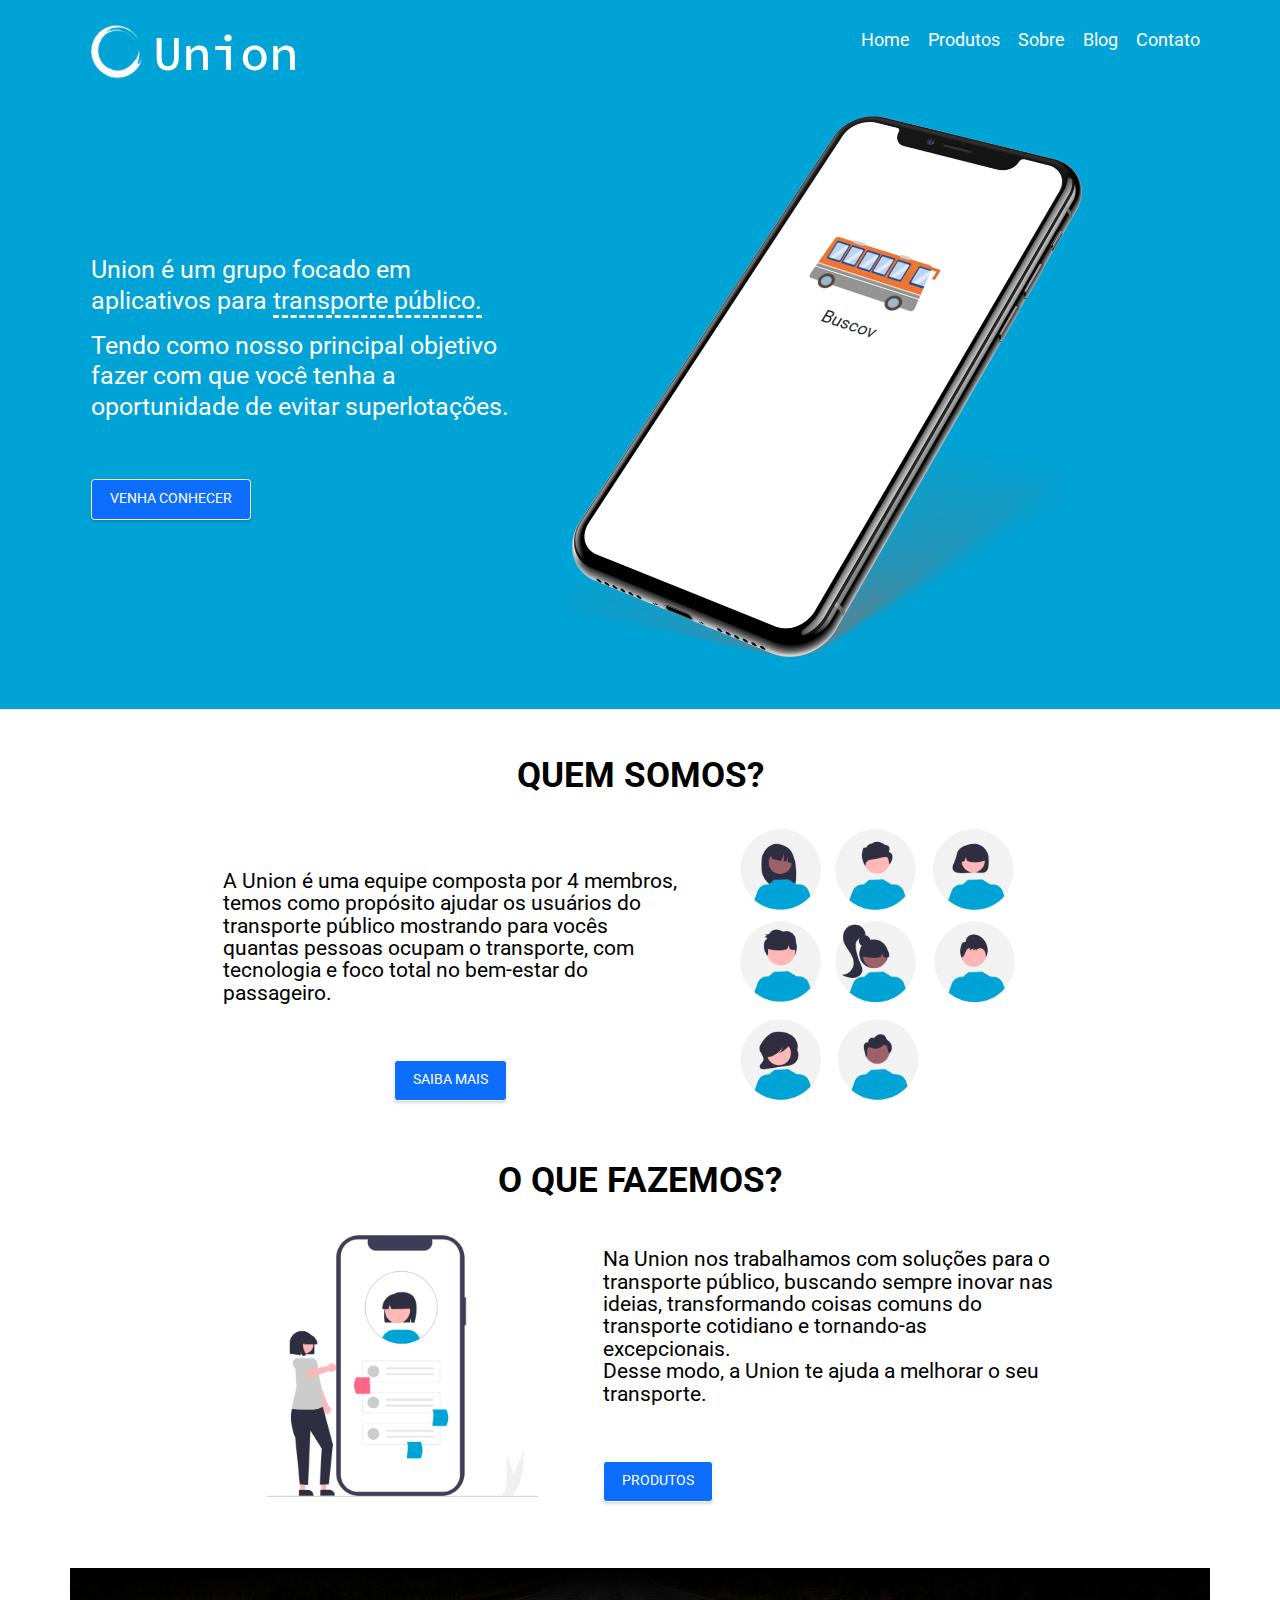
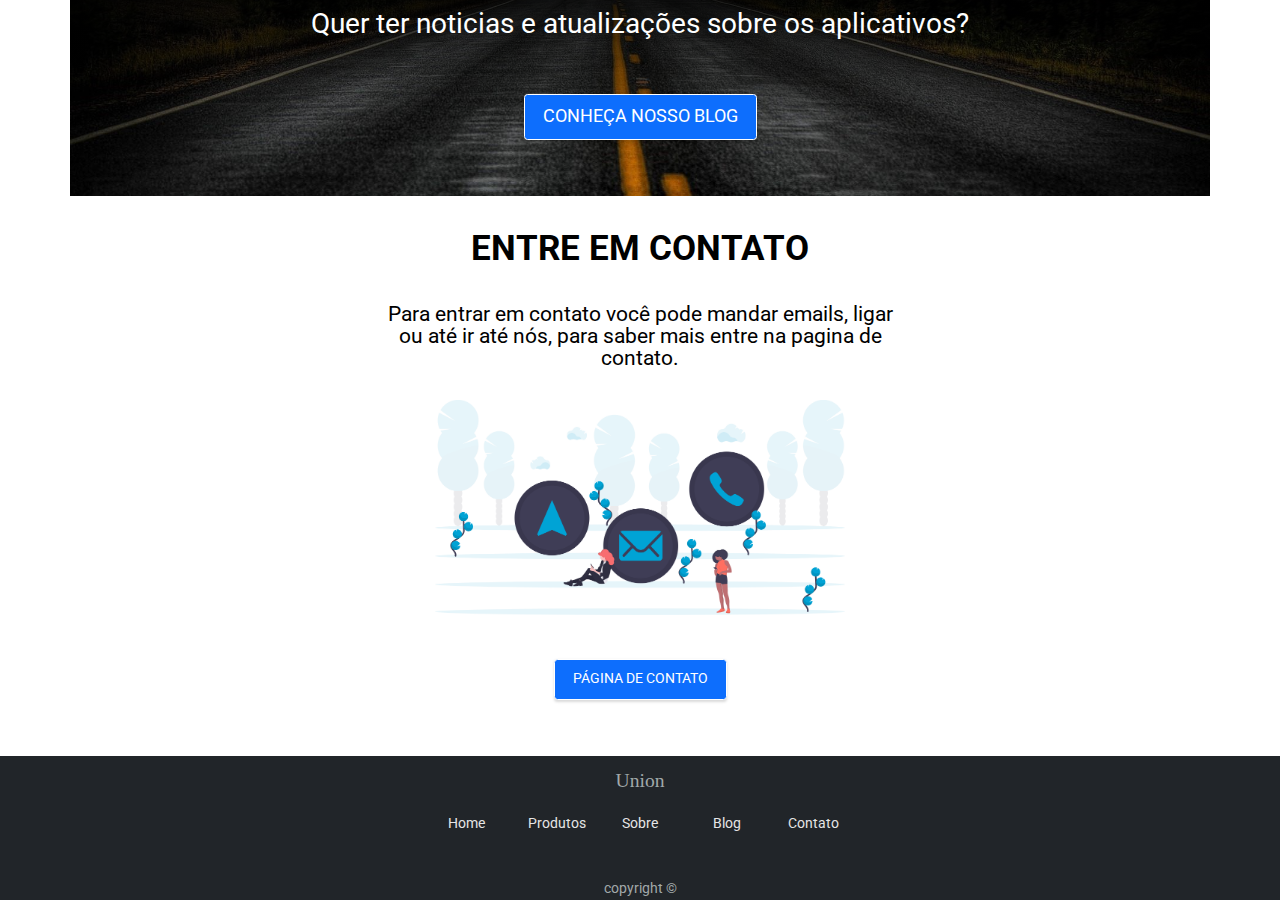
<file: index.html>
<!DOCTYPE html>
<!--
Template Name: Chillaid
Author: <a href="https://www.os-templates.com/">OS Templates</a>
Author URI: https://www.os-templates.com/
Copyright: OS-Templates.com
Licence: Free to use under our free template licence terms
Licence URI: https://www.os-templates.com/template-terms
-->
<!--
links undraw:
time: 


-->
<html lang="pt-br">
<!-- To declare your language - read more here: https://www.w3.org/International/questions/qa-html-language-declarations -->
<head>
  <title>Union</title>
  <meta charset="utf-8">
  <meta name="viewport" content="width=device-width, initial-scale=1.0, maximum-scale=1.0, user-scalable=no">
  <link href="layout/styles/bootstrap.min.css" rel="stylesheet">
  <link rel="preconnect" href="https://fonts.googleapis.com">
  <link rel="preconnect" href="https://fonts.gstatic.com" crossorigin>
  <link href="https://fonts.googleapis.com/css2?family=Roboto:wght@100;300;400;500;700;900&display=swap" rel="stylesheet">
  <link rel="preconnect" href="https://fonts.googleapis.com">
  <link rel="preconnect" href="https://fonts.gstatic.com" crossorigin>
  <link rel="icon" href="./images/img/icon.png">
  <link href="https://fonts.googleapis.com/css2?family=Roboto:wght@100;300;400;500;700;900&display=swap" rel="stylesheet">
  <link href="layout/styles/layout.css" rel="stylesheet" type="text/css" media="all">
</head>

<body id="top">
  <!-------------------------- 
  NAVENGAÇÃO DO APP
  --------------------------->
  <div class="overlay">
    <div class="wrapper row1" id="nav">
      <header id="header" class="container clear">
        <div id="logo" class="fl_left"> 
          <!-- ################################################################################################ -->
          <h1 class="logo"><a href="index.html"><img src="images/img/icon.png" alt="" class="mb-3">Union</a></h1>
          <!-- ################################################################################################ -->
        </div>
        <nav id="mainav" class="fl_right"> 
          <!-- ################################################################################################ -->
          <ul class="clear nav-font">
            <li><a href="index.html">Home</a></li>
            <li><a href="./pages/produtos.html">Produtos</a></li>
            <li><a href="./pages/sobre.html">Sobre</a></li>
            <li><a href="./pages/blog.html">Blog</a></li>
            <li><a href="./pages/contato.html">Contato</a></li>
          </ul>
          <!-- ################################################################################################ -->
        </nav>
      </header>
    </div>

    <!-------------------------- 
    BANNER - APRESENTANDO O APP
    --------------------------->
    <div class="bgded container">
      <div id="pageintro" class="hoc clear"> 
        <!-- ################################################################################################ -->
        <article class="intro">
          <div class="container">
            <div class="row">
              <div class="col-12 no-cell">
                <img src="images/img/cell.png" alt="">
              </div>

              <div class="col-12 col-sm-5 d-flex flex-column justify-content-center">
                <p class="fs-3 lh-sm text-banner fw-normal">Union é um grupo focado em aplicativos para <span class="transporte"> transporte público.</span></p>
                <p class="fs-3 lh-sm text-banner fw-normal">Tendo como nosso principal objetivo fazer com que você tenha a oportunidade de evitar superlotações.</p>
                <div class="d-flex justify-content-start">
                  <a class="btn btn-primary rounded mt-5 text-banner fw-normal" href="./pages/produtos.html">Venha Conhecer</a>
                </div>
              </div>

              <div class="col-12 col-sm-7 cell">
                <img src="images/img/cell.png" alt="">
              </div>
            </div>
          </div>
        </article>
        <!-- ################################################################################################ -->
      </div>
    </div>
  </div>

  <!-------------------------- 
    QUEM SOMOS
    --------------------------->
  <div class="equipe container pt-5">
    <div class="row d-flex justify-content-center">
      <p class="text-center fs-1 mt-3 mb-3 text-uppercase nav-font fw-bold">Quem somos?</p>
        <div class="col-12 img-ex no-cell">
          <img src="images/img/time.png" alt="">
        </div>

          <div class="col-sm-5 col-12 d-flex align-items-center flex-column justify-content-center">
            <p class="fs-4 mt-5 text-banner fw-normal">A Union é uma equipe composta por 4 membros, temos como propósito ajudar os usuários do transporte público mostrando para vocês quantas pessoas ocupam o transporte, com tecnologia e foco total no bem-estar do passageiro.
            </p>
              <div class="d-flex justify-content-start">
                <a class="btn btn-primary rounded mt-5 text-banner fw-normal" href="./pages/sobre.html">Saiba mais</a>
              </div>
          </div>

        <div class="col-4 img-ex cell">
          <img src="images/img/time.png" alt="">
        </div>
    </div>
  </div>

  <div class="equipe container pb-5">
    <div class="row d-flex justify-content-center">
      <p class="text-center fs-1 mt-5 mb-3 text-uppercase nav-font fw-bold">O que fazemos?</p>
      <div class="col-12 img-ex col-sm-4">
          <img src="images/img/prod.png" alt="">
      </div>

      <div class="col-12 col-sm-5">
        <p class="fs-4 mt-5 text-banner text-banner fw-normal">Na Union nos trabalhamos com soluções para o transporte público, buscando sempre inovar nas ideias, transformando coisas comuns do transporte cotidiano e tornando-as excepcionais. <br> Desse modo, a Union te ajuda a melhorar o seu transporte.
        </p>
          <div class="d-flex justify-content-start">
            <a class="btn btn-primary rounded mt-5 text-banner fw-normal" href="./pages/produtos.html">Produtos</a>
          </div>
      </div>
      
    </div>
  </div>

  <div class="container wall px-0">
    <div class="grad ">
      <div class="pt-5 pb-3">
        <p class="fs-2 text-sm-center text-start lh-1 nav-font fw-normal">Quer ter noticias e atualizações sobre os aplicativos?</p>
        <div class="d-flex justify-content-center">
          <a class="btn btn-primary btn-lg rounded mt-5 mb-5 text-banner fw-normal" href="./pages/blog.html">Conheça nosso blog</a>
        </div>
      </div>
    </div>
  </div>
</div>

<div class="container mx-auto row d-flex mb-5">
  <div class="col-12">
    <p class="text-center fs-1 mt-5 mb-5 text-uppercase nav-font fw-bold">Entre em contato</p>
  </div>

  <div class="col-12 mx-auto col-sm-6">
    <p class="fs-4 text-center img-ex text-banner fw-normal">Para entrar em contato você pode mandar emails, ligar ou até ir até nós, para saber mais entre na pagina de contato.
      <img src="images/img/contato.png"> 
      <div class="d-flex justify-content-center">
        <a class="btn btn-primary rounded text-banner fw-normal" href="./pages/contato.html">Página de contato</a>
      </div>
    </p>
  </div>
</div>

  <footer class="bg-dark pt-3"> 
    <div class="row d-flex justify-content-center">
      <h5 class="text-center">Union</h5>
      <div class="col-sm-4 col-10">
        <div class="footer-nav justify-content-around d-sm-flex text-center row">
          <a href="index.html" class="fs-6 col-12 mb-sm-0 mb-2 col-sm-2">Home</a>
          <a href="./pages/produtos.html" class="fs-6 col-12 mb-sm-0 mb-2 col-sm-2">Produtos</a>
          <a href="./pages/sobre.html" class="fs-6 col-12 mb-sm-0 mb-2 col-sm-2">Sobre</a>
          <a href="./pages/blog.html" class="fs-6 col-12 mb-sm-0 mb-2 col-sm-2">Blog</a>
          <a href="./pages/contato.html" class="fs-6 col-12 mb-sm-0 mb-2 col-sm-2">Contato</a>
        </div>
      </div>
    </div>

    <div class="row mt-5">
      <p class="text-center mb-0">copyright ©</p>
    </div>
  </footer>
<!-- ################################################################################################ -->
<!-- ################################################################################################ -->
<!-- ################################################################################################ -->
<a id="backtotop" href="#top"><i class="fas fa-chevron-up"></i></a>
<!-- JAVASCRIPTS -->
<script src="layout/scripts/jquery.min.js"></script>
<script src="layout/scripts/jquery.backtotop.js"></script>
<script src="layout/scripts/jquery.mobilemenu.js"></script>
<!-- Homepage specific -->
<script src="layout/scripts/jquery.easypiechart.min.js"></script>
<!-- / Homepage specific -->
</body>
</html>
</file>
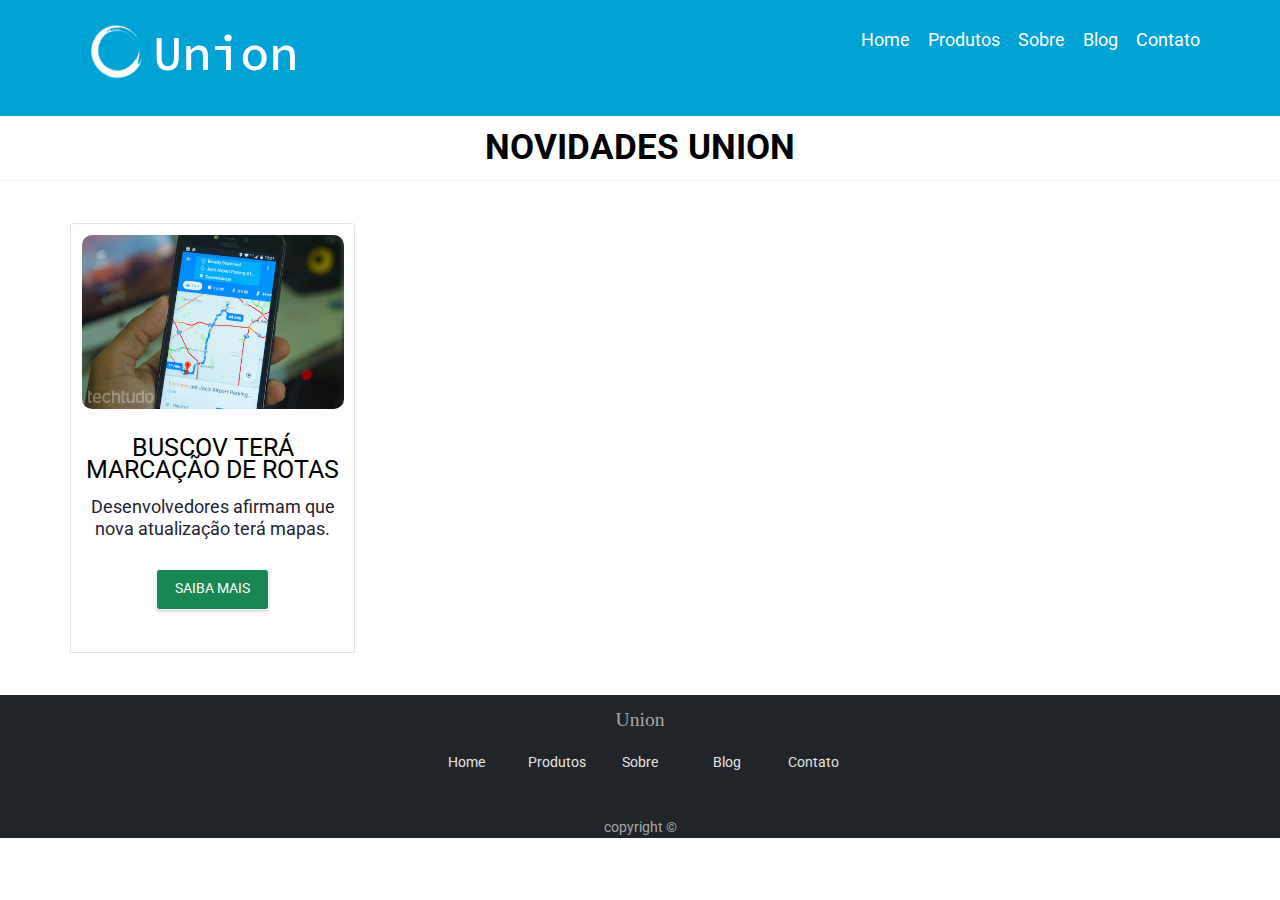
<file: pages/blog.html>
<!DOCTYPE html>
<html lang="pt-br">
  <head>
    <title>Union</title>
    <meta charset="utf-8">
    <meta name="viewport" content="width=device-width, initial-scale=1.0, maximum-scale=1.0, user-scalable=no">
    <link href="../layout/styles/bootstrap.min.css" rel="stylesheet">
    <link rel="preconnect" href="https://fonts.googleapis.com">
<link rel="preconnect" href="https://fonts.gstatic.com" crossorigin>
<link href="https://fonts.googleapis.com/css2?family=Roboto:wght@100;300;400;500;700;900&display=swap" rel="stylesheet">
    <link rel="preconnect" href="https://fonts.googleapis.com">
    <link rel="preconnect" href="https://fonts.gstatic.com" crossorigin>
    <link rel="icon" href="../images/img/icon.png">
    <link href="https://fonts.googleapis.com/css2?family=Roboto:wght@100;300;400;500;700;900&display=swap" rel="stylesheet">
    <link href="../layout/styles/layout.css" rel="stylesheet" type="text/css" media="all">
  </head>
<body id="top">

  <div class="blog">
    <div class="wrapper row1" id="nav">
      <header id="header" class="container clear">
        <div id="logo" class="fl_left"> 
          <!-- ################################################################################################ -->
          <h1 class="logo"><a href="../index.html"><img src="../images/img/icon.png" alt="" class="mb-3">Union</a></h1>
          <!-- ################################################################################################ -->
        </div>
        <nav id="mainav" class="fl_right"> 
          <!-- ################################################################################################ -->
          <ul class="clear nav-font">
            <li><a href="../index.html">Home</a></li>
            <li><a href="./produtos.html">Produtos</a></li>
            <li><a href="./sobre.html">Sobre</a></li>
            <li><a href="./blog.html">Blog</a></li>
            <li><a href="./contato.html">Contato</a></li>
          </ul>
          <!-- ################################################################################################ -->
        </nav>
      </header>
    </div>
  </div>

  <div class="d-flex justify-content-center">
    <p class="fs-1 mt-4 mb-2 nav-font fw-bold text-uppercase">Novidades Union</p>
  </div>

  <hr>

  <div class="container mt-5">
    <div class="row">

      <div class="col-sm-3 col-12 px-2 pb-5 pt-2 rounded-top news-card border me-5">
        <a href="more.html>" class="news-link">
        <div class="p-1 d-flex justify-content-center pb-3 overflow-hidden">
          <img src="../blog-imgs/mapa.jpg" alt="Imagem" class="news-img">
        </div>
        </a>

        <p class="fs-3 text-center news-title pt-3 text-uppercase">Buscov terá marcação de rotas</p>
        <p class="fs-5 text-center mt-2 news-sub pb-3">Desenvolvedores afirmam que nova atualização terá mapas.</p>

        <div class="d-flex justify-content-center"> 
          <a href="more.html" class="news-link">
            <button class="btn btn-success news-btn">Saiba mais</button>
          </a>
        </div>
      </div>
    </div>
  </div>

  <footer class="bg-dark pt-3 mt-5"> 
    <div class="row d-flex justify-content-center">
      <h5 class="text-center">Union</h5>
      <div class="col-sm-4 col-10">
        <div class="footer-nav justify-content-around d-sm-flex text-center row">
          <a href="../index.html" class="fs-6 col-12 mb-sm-0 mb-3 col-sm-2">Home</a>
          <a href="./produtos.html" class="fs-6 col-12 mb-sm-0 mb-3 col-sm-2">Produtos</a>
          <a href="./sobre.html" class="fs-6 col-12 mb-sm-0 mb-3 col-sm-2">Sobre</a>
          <a href="./blog.html" class="fs-6 col-12 mb-sm-0 mb-3 col-sm-2">Blog</a>
          <a href="./contato.html" class="fs-6 col-12 mb-sm-0 mb-3 col-sm-2">Contato</a>
        </div>
      </div>
    </div>

    <div class="row mt-5">
      <p class="text-center mb-0">copyright ©</p>
    </div>
  </footer>

</body>
</html>
</file>
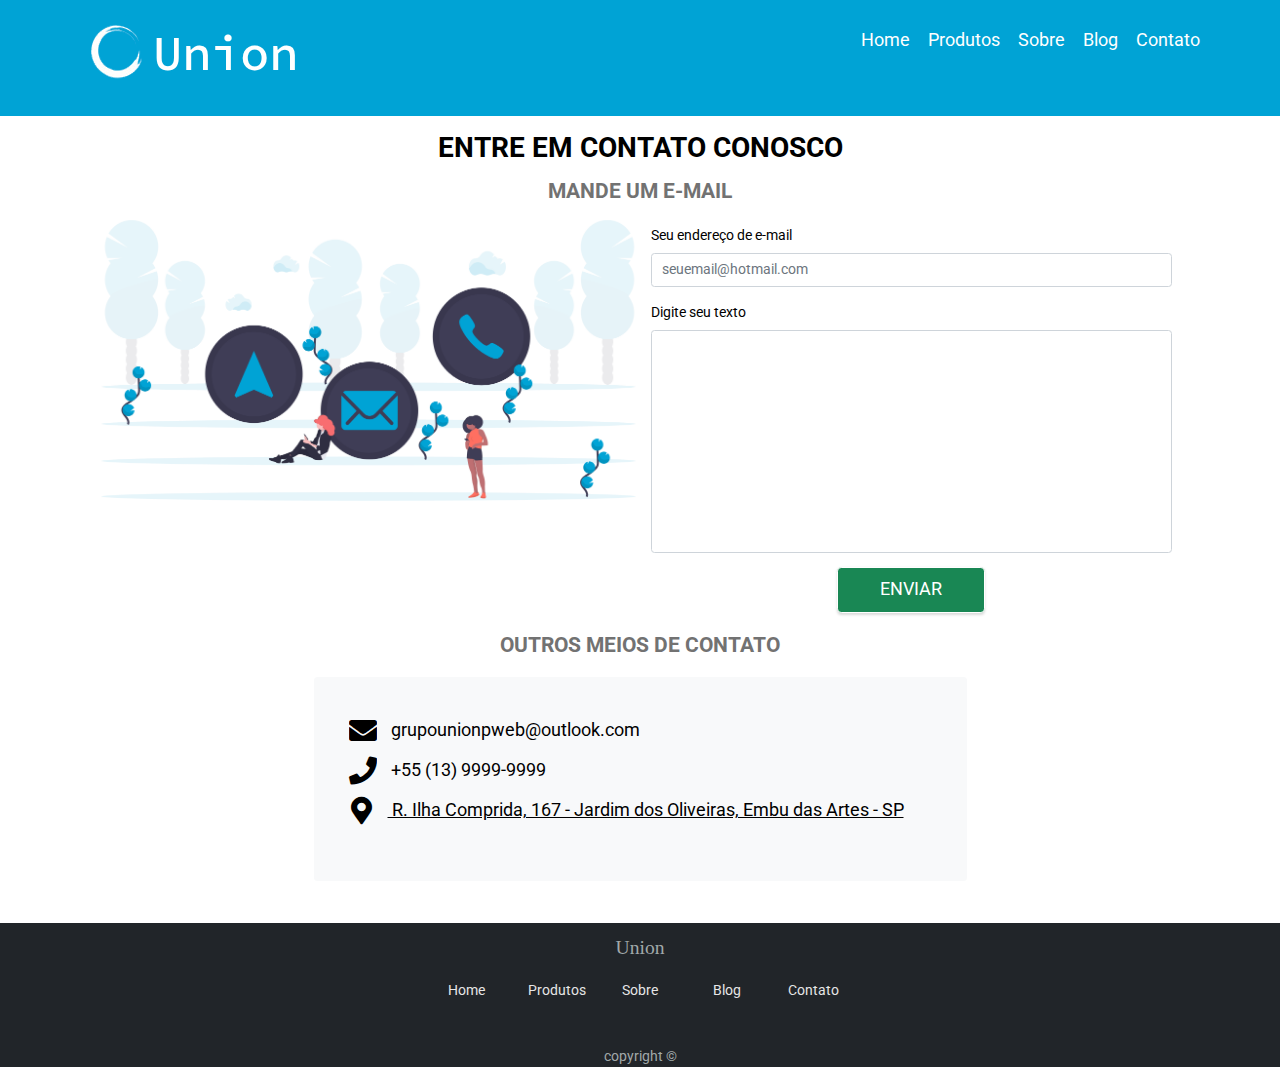
<file: pages/contato.html>
<!DOCTYPE html>
<html lang="pt-br">
<head>
<title>Union</title>
<meta charset="utf-8">
<meta name="viewport" content="width=device-width, initial-scale=1.0, maximum-scale=1.0, user-scalable=no">
<link href="../layout/styles/bootstrap.min.css" rel="stylesheet">
<link rel="preconnect" href="https://fonts.googleapis.com">
<link rel="preconnect" href="https://fonts.gstatic.com" crossorigin>
<link href="https://fonts.googleapis.com/css2?family=Roboto:wght@100;300;400;500;700;900&display=swap" rel="stylesheet">
<link rel="preconnect" href="https://fonts.googleapis.com">
<link rel="icon" href="../images/img/icon.png">
<link rel="preconnect" href="https://fonts.gstatic.com" crossorigin>
<link href="https://fonts.googleapis.com/css2?family=Roboto:wght@100;300;400;500;700;900&display=swap" rel="stylesheet">
<link href="../layout/styles/layout.css" rel="stylesheet" type="text/css" media="all">
</head>
<body id="top">
<div class=" blog">
<div class="wrapper row1" id="nav">
  <header id="header" class="container clear">
    <div id="logo" class="fl_left"> 
      <!-- ################################################################################################ -->
      <h1 class="logo"><a href="../index.html"><img src="../images/img/icon.png" alt="" class="mb-3">Union</a></h1>
      <!-- ################################################################################################ -->
    </div>
    <nav id="mainav" class="fl_right"> 
      <!-- ################################################################################################ -->
      <ul class="clear nav-font">
        <li><a href="../index.html">Home</a></li>
        <li><a href="./produtos.html">Produtos</a></li>
        <li><a href="./sobre.html">Sobre</a></li>
        <li><a href="./blog.html">Blog</a></li>
        <li><a href="./contato.html">Contato</a></li>
      </ul>
      <!-- ################################################################################################ -->
    </nav>
  </header>
</div>
</div>
<div class="text-center">
    <p class="fs-2 mt-4 nav-font fw-bold text-uppercase">Entre em contato conosco</p>
    <p class="fs-4 mt-4 contato-sub nav-font fw-bold text-uppercase">Mande um e-mail</p>
    </div>
  <div class="row d-flex justify-content-center">
    <div class="col-10 col-sm-5 overflow-hidden">
      <img src="../images/img/contato.png" alt="imagem" class="sobre-img">
    </div>
  <form action="contato.html" class="col-10 col-sm-5" method="POST">
  <div class="mb-3 mt-2">
  <label class="form-label text-banner fw-normal">Seu endereço de e-mail</label>
  <input type="email" class="form-control" placeholder="seuemail@hotmail.com">
  </div>
  <div class="mb-3">
  <label class="form-label text-banner fw-normal">Digite seu texto</label>
  <textarea class="form-control" rows="10"></textarea>
  </div>
  <div class="d-flex justify-content-center"> 
    <button class="btn btn-success btn-lg px-5 news-btn text-banner fw-normal">Enviar</button>
    </a>
  </div>
</form>
  </div>
  <div class="d-flex justify-content-center ">
    <p class="fs-4 mt-4 contato-sub nav-font fw-bold text-uppercase">Outros meios de contato</p>
    </div>
    <div class="mt-2 contato-outros container d-flex justify-content-center">
    <div class="bg-light px-5 pt-5 pb-5 rounded">
    <p><i class="fas fa-envelope mb-2"></i><span class="mx-4 fs-5">grupounionpweb@outlook.com</span></p>
    <p><i class="fas fa-phone mb-2"></i><span class="mx-4 fs-5">+55 (13) 9999-9999</span></p>
    <p><i class="fas fa-map-marker-alt mb-2"></i><span class="mx-4 fs-5"><a target="_blank" href="https://www.google.com.br/maps/place/R.+Ilha+Comprida,+167+-+Jardim+dos+Oliveiras,+Embu+das+Artes+-+SP,+06817-180/@-23.6243081,-46.8133412,18z/data=!3m1!4b1!4m5!3m4!1s0x94ce54c6837b19c3:0xf6edbfbfa8031d6!8m2!3d-23.6243096!4d-46.8126905" class="contato-end">
    R. Ilha Comprida, 167 - Jardim dos Oliveiras, Embu das Artes - SP</a></span></p>
    </div>
    </div>
    <footer class="bg-dark pt-3 mt-5"> 
    <div class="row d-flex justify-content-center">
      <h5 class="text-center">Union</h5>
      <div class="col-sm-4 col-10">
      <div class="footer-nav justify-content-around d-sm-flex text-center row">
        <a href="../index.html" class="fs-6 col-12 mb-sm-0 mb-3 col-sm-2">Home</a>
        <a href="./produtos.html" class="fs-6 col-12 mb-sm-0 mb-3 col-sm-2">Produtos</a>
        <a href="./sobre.html" class="fs-6 col-12 mb-sm-0 mb-3 col-sm-2">Sobre</a>
        <a href="./blog.html" class="fs-6 col-12 mb-sm-0 mb-3 col-sm-2">Blog</a>
        <a href="./contato.html" class="fs-6 col-12 mb-sm-0 mb-3 col-sm-2">Contato</a>
      </div>
      </div>
    </div>
    <div class="row mt-5">
      <p class="text-center mb-0">copyright ©</p>
    </div>
  </footer>





</body>
</html>
</file>
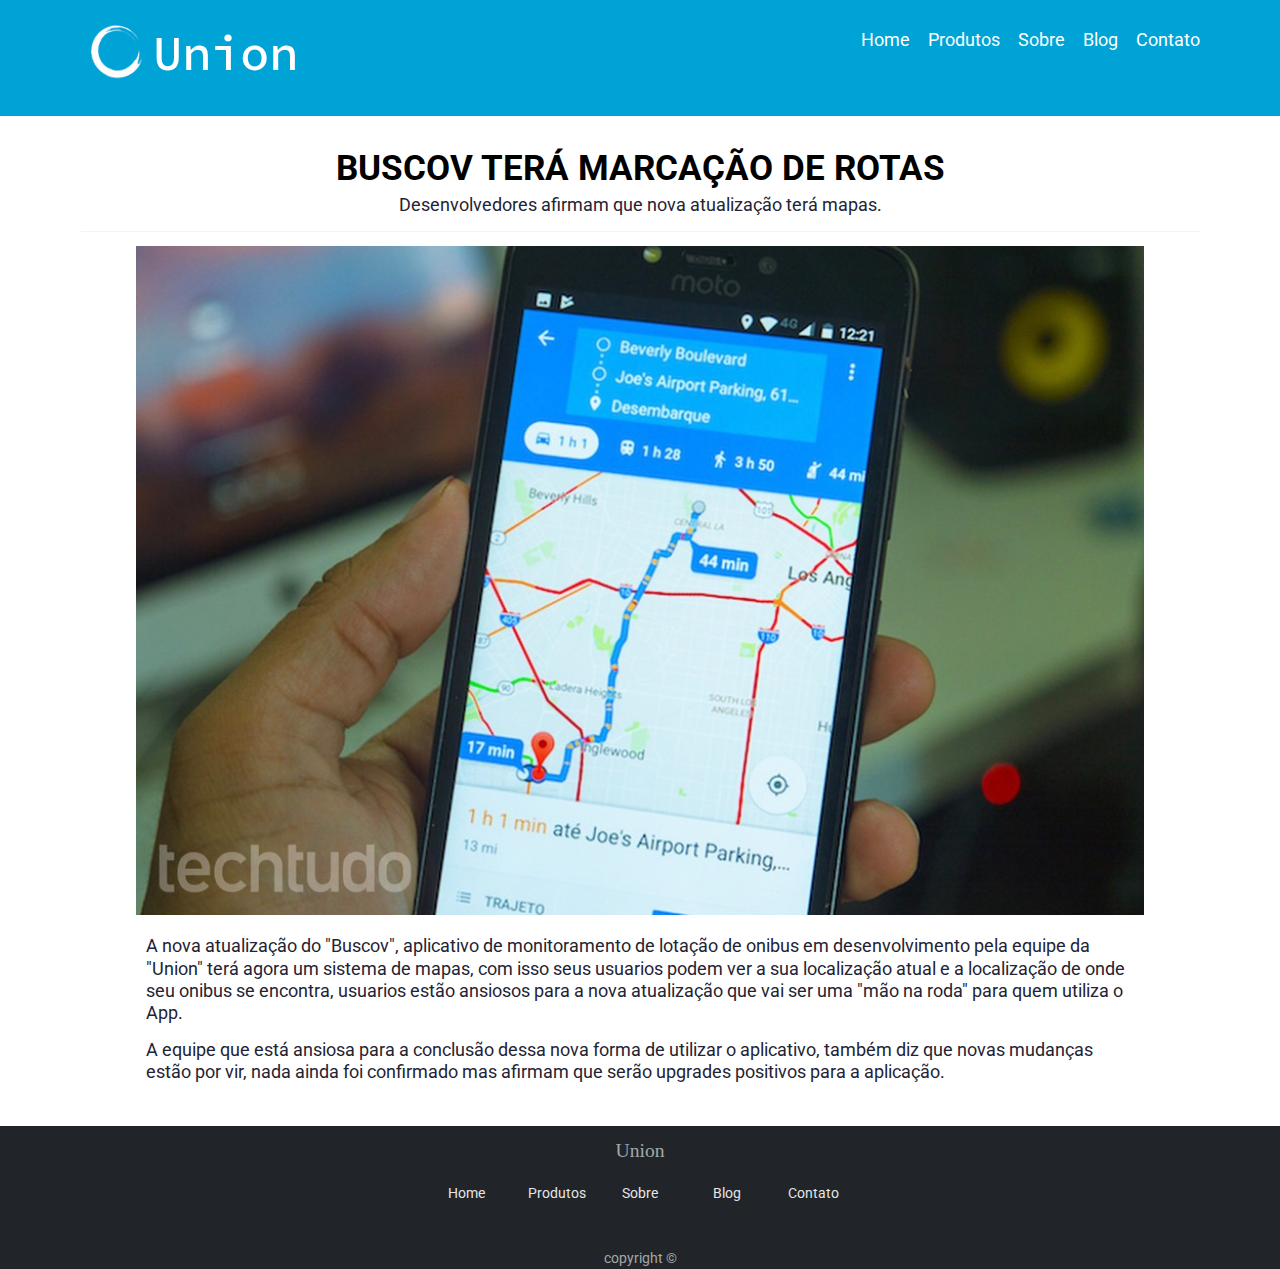
<file: pages/more.html>
<!DOCTYPE html>
<html lang="pt-br">
<head>
<title>Union</title>
<meta charset="utf-8">
<meta name="viewport" content="width=device-width, initial-scale=1.0, maximum-scale=1.0, user-scalable=no">
<link href="../layout/styles/bootstrap.min.css" rel="stylesheet">
<link rel="preconnect" href="https://fonts.googleapis.com">
<link rel="preconnect" href="https://fonts.gstatic.com" crossorigin>
<link href="https://fonts.googleapis.com/css2?family=Roboto:wght@100;300;400;500;700;900&display=swap" rel="stylesheet">
<link rel="preconnect" href="https://fonts.googleapis.com">
<link rel="preconnect" href="https://fonts.gstatic.com" crossorigin>
<link rel="icon" href="../images/img/icon.png">
<link href="https://fonts.googleapis.com/css2?family=Roboto:wght@100;300;400;500;700;900&display=swap" rel="stylesheet">
<link href="../layout/styles/layout.css" rel="stylesheet" type="text/css" media="all">
</head>
<body id="top">
<div class=" blog">
<div class="wrapper row1" id="nav">
  <header id="header" class="container clear">
    <div id="logo" class="fl_left"> 
      <!-- ################################################################################################ -->
      <h1 class="logo"><a href="../index.html"><img src="../images/img/icon.png" alt="" class="mb-3">Union</a></h1>
      <!-- ################################################################################################ -->
    </div>
    <nav id="mainav" class="fl_right"> 
      <!-- ################################################################################################ -->
      <ul class="clear">
        <li><a href="../index.html">Home</a></li>
        <li><a href="./produtos.html">Produtos</a></li>
        <li><a href="./sobre.html">Sobre</a></li>
        <li><a href="./blog.html">Blog</a></li>
        <li><a href="./contato.html">Contato</a></li>
      </ul>
      <!-- ################################################################################################ -->
    </nav>
  </header>
</div>
</div>
<div class="container mt-5">
  <div>
    <p class="text-center fs-1 text-uppercase fw-bolder">Buscov terá marcação de rotas</p>
    <p class="text-center fs-5 news-sub">Desenvolvedores afirmam que nova atualização terá mapas.</p>
    <hr>
  </div>

  <div class="d-flex justify-content-center">
    <img src="../blog-imgs/mapa.jpg" alt="" class="more-page-image">
  </div>

  <div class="container mb-5">
    <p class="fs-5 text-sm-start news-text pb-3">A nova atualização do "Buscov", aplicativo de monitoramento de lotação de onibus em desenvolvimento pela equipe da "Union" terá agora um sistema de mapas, com isso seus usuarios podem ver a sua localização atual e a localização de onde seu onibus se encontra, usuarios estão ansiosos para a nova atualização que vai ser uma "mão na roda" para quem utiliza o App.</p>   
    <p class="fs-5 text-sm-start news-text">A equipe que está ansiosa para a conclusão dessa nova forma de utilizar o aplicativo, também diz que novas mudanças estão por vir, nada ainda foi confirmado mas afirmam que serão upgrades positivos para a aplicação.</p>   
    <p class="fs-5 text-sm-start news-text"></p>   
    <p class="fs-5 text-sm-start news-text"></p>   
  </div>
    
</div>

<footer class="bg-dark pt-3 mt-5"> 
    <div class="row d-flex justify-content-center">
      <h5 class="text-center">Union</h5>
      <div class="col-sm-4 col-10">
      <div class="footer-nav justify-content-around d-sm-flex text-center row">
        <a href="../index.html" class="fs-6 col-12 mb-sm-0 mb-3 col-sm-2">Home</a>
        <a href="./produtos.html" class="fs-6 col-12 mb-sm-0 mb-3 col-sm-2">Produtos</a>
        <a href="./sobre.html" class="fs-6 col-12 mb-sm-0 mb-3 col-sm-2">Sobre</a>
        <a href="./blog.html" class="fs-6 col-12 mb-sm-0 mb-3 col-sm-2">Blog</a>
        <a href="./contato.html" class="fs-6 col-12 mb-sm-0 mb-3 col-sm-2">Contato</a>
      </div>
      </div>
    </div>
    <div class="row mt-5">
      <p class="text-center mb-0">copyright ©</p>
    </div>
  </footer>
</file>
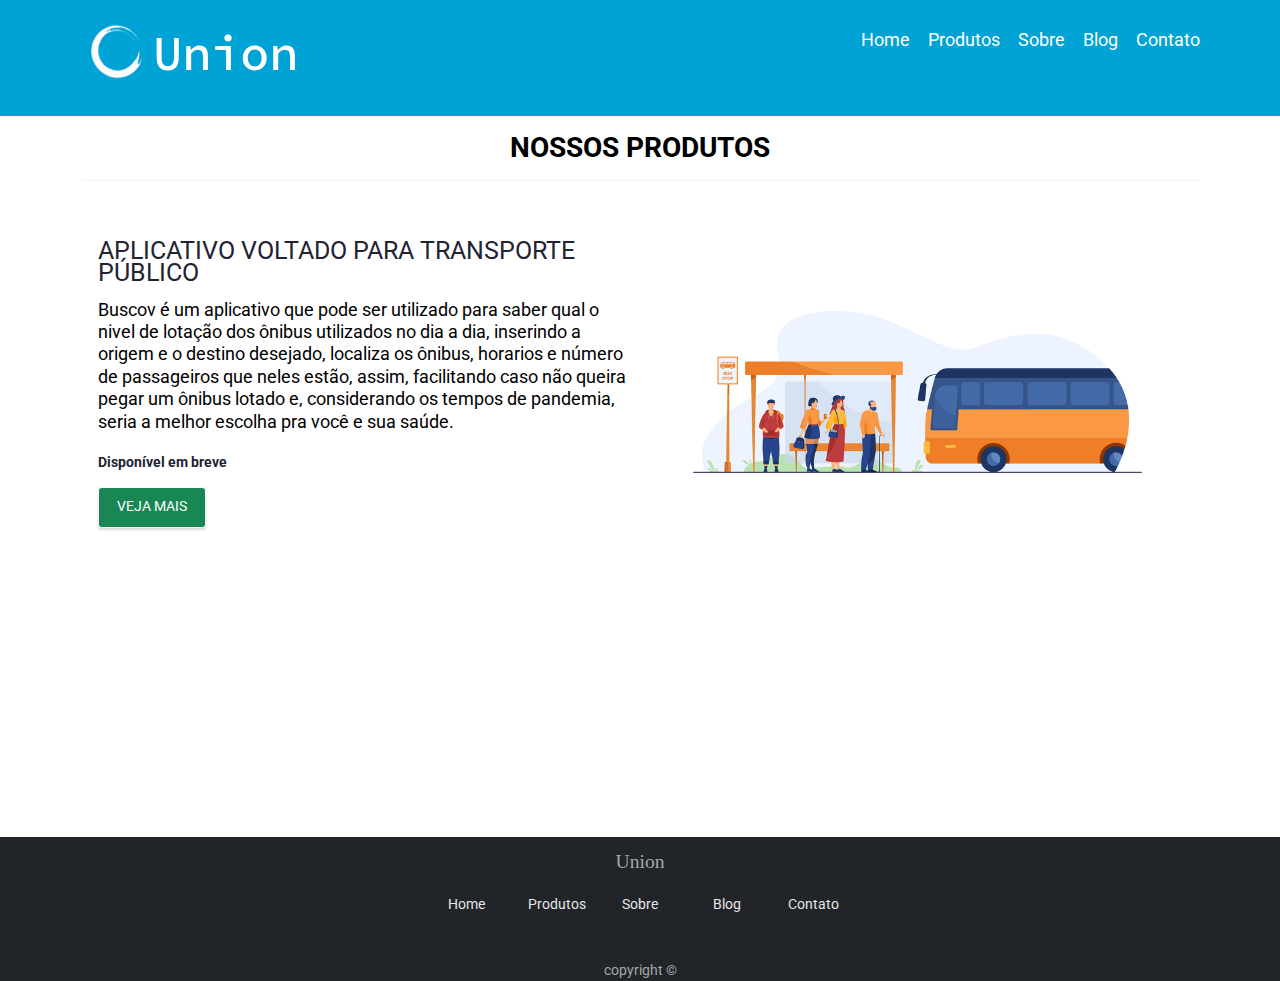
<file: pages/produtos.html>
<!DOCTYPE html>
<html lang="pt-br">
  <head>
    <title>Union</title>
    <meta charset="utf-8">
    <meta name="viewport" content="width=device-width, initial-scale=1.0, maximum-scale=1.0, user-scalable=no">
    <link href="../layout/styles/bootstrap.min.css" rel="stylesheet">
    <link rel="preconnect" href="https://fonts.googleapis.com">
<link rel="preconnect" href="https://fonts.gstatic.com" crossorigin>
<link href="https://fonts.googleapis.com/css2?family=Roboto:wght@100;300;400;500;700;900&display=swap" rel="stylesheet">
    <link rel="preconnect" href="https://fonts.googleapis.com">
    <link rel="icon" href="../images/img/icon.png">
    <link rel="preconnect" href="https://fonts.gstatic.com" crossorigin>
    <link href="https://fonts.googleapis.com/css2?family=Roboto:wght@100;300;400;500;700;900&display=swap" rel="stylesheet">
    <link href="../layout/styles/layout.css" rel="stylesheet" type="text/css" media="all">
  </head>
<body id="top">

  <div class="blog">
    <div class="wrapper row1" id="nav">
      <header id="header" class="container clear">
        <div id="logo" class="fl_left"> 
          <!-- ################################################################################################ -->
          <h1 class="logo"><a href="../index.html"><img src="../images/img/icon.png" alt="" class="mb-3">Union</a></h1>
          <!-- ################################################################################################ -->
        </div>
        <nav id="mainav" class="fl_right"> 
          <!-- ################################################################################################ -->
          <ul class="clear nav-font">
            <li><a href="../index.html">Home</a></li>
            <li><a href="./produtos.html">Produtos</a></li>
            <li><a href="./sobre.html">Sobre</a></li>
            <li><a href="./blog.html">Blog</a></li>
            <li><a href="./contato.html">Contato</a></li>
          </ul>
          <!-- ################################################################################################ -->
        </nav>
      </header>
    </div>
  </div>

  <main class="container">
    <div class="d-flex justify-content-center">
      <p class="fs-2 mt-4 mb-2 uppercase nav-font fw-bold">Nossos produtos</p>
    </div>

    <hr>

    <div class="container row mt-5 p-2 prod-card">
      <div class="col-12 col-sm-6 d-flex justify-content-center flex-column">
        <p class="fs-3 text-start mt-2 prod-sub uppercase nav-font fw-normal">Aplicativo voltado para transporte público</p>
          <p class="fs-5 text-start pb-1 text-banner fw-normal">Buscov é um aplicativo que pode ser utilizado para saber qual o nivel de lotação 
            dos ônibus utilizados no dia a dia, inserindo a origem e o destino desejado, localiza os ônibus, horarios e número
            de passageiros que neles estão, assim, facilitando caso não queira pegar um ônibus lotado e, considerando os tempos de pandemia,
            seria a melhor escolha pra você e sua saúde. 
        </p>
        <p class="prod-text text-banner fw-bold">Disponível em breve</p>

        <div>
          <a href="blog.html" class="btn btn-success nav-font fw-normal ">Veja mais</a>
        </div>
      </div>

      <div class="col-12 col-sm-6 d-flex justify-content-center">
        <img src="../images/img/produto-ponto.png" alt="Imagem" class="prod-img">
      </div>
    </div>


      <!--
      <div class="container mt-5">
            <div class="row pb-5 pt-2 prod-card">
              <a href="#" class="news-link">
              <div class="col-4 p-1 d-flex justify-content-center overflow-hidden">
                <img src="../images/img/bus.png" alt="Imagem" class="prod-img">
              </div>
            </a>
              <div class="col-8">
              <p class="fs-5 text-center mt-2 news-sub pb-3">Aplicativo voltado para ônibus públicos</p>
              <div class="d-flex justify-content-center"> 
              <a href="#" class="news-link">
              <button class="btn btn-success news-btn">Saiba mais</button>
             </a>
            </div>
             </div>
            </div>
            -->
  </main>
  <footer class="bg-dark pt-3 footer-mg "> 
    <div class="row d-flex justify-content-center">
      <h5 class="text-center">Union</h5>
      <div class="col-sm-4 col-10">
      <div class="footer-nav justify-content-around d-sm-flex text-center row">
        <a href="../index.html" class="fs-6 col-12 mb-sm-0 mb-3 col-sm-2">Home</a>
        <a href="./produtos.html" class="fs-6 col-12 mb-sm-0 mb-3 col-sm-2">Produtos</a>
        <a href="./sobre.html" class="fs-6 col-12 mb-sm-0 mb-3 col-sm-2">Sobre</a>
        <a href="./blog.html" class="fs-6 col-12 mb-sm-0 mb-3 col-sm-2">Blog</a>
        <a href="./contato.html" class="fs-6 col-12 mb-sm-0 mb-3 col-sm-2">Contato</a>
      </div>
      </div>
    </div>
    <div class="row mt-5">
      <p class="text-center mb-0">copyright ©</p>
    </div>
  </footer>
</body>
</html>
</file>
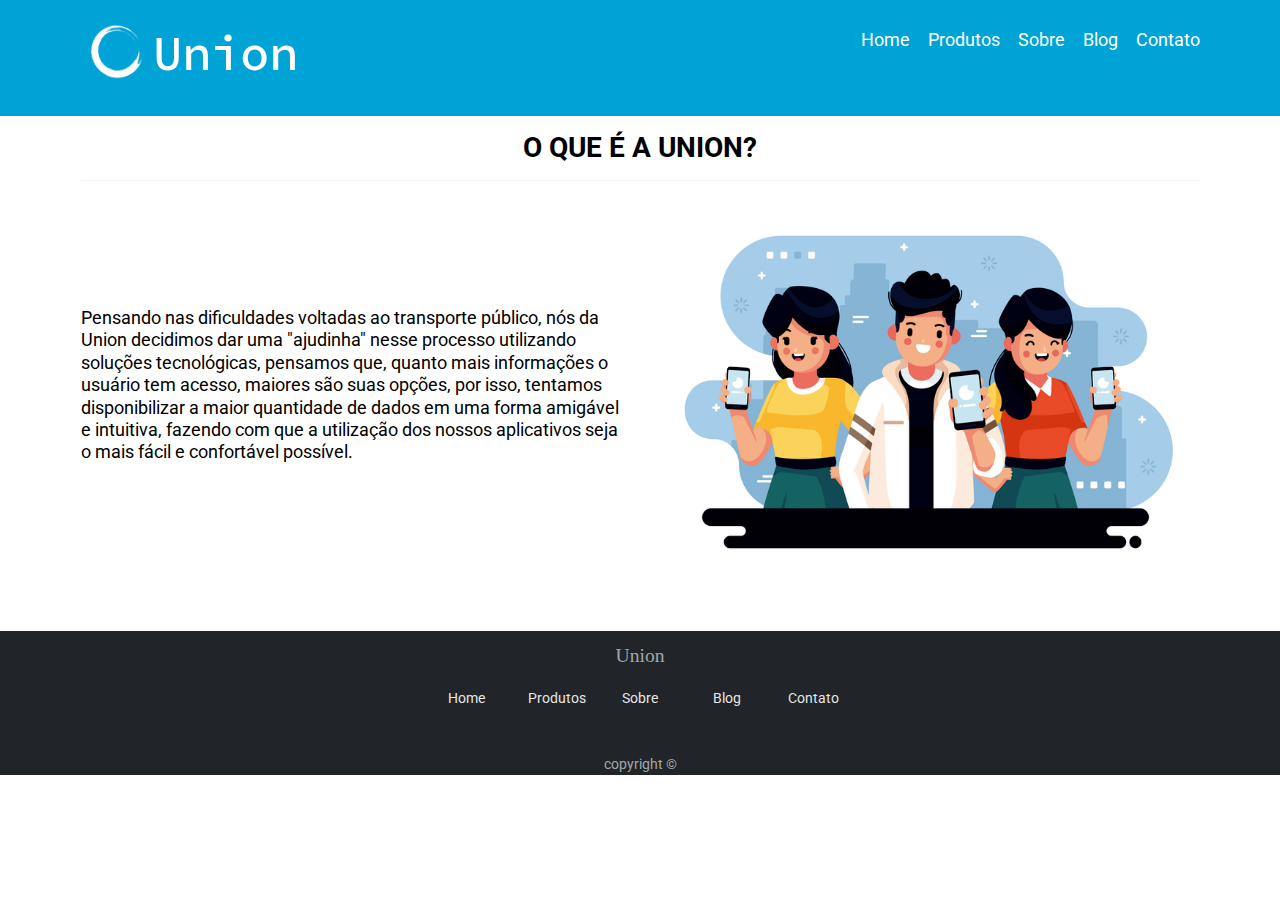
<file: pages/sobre.html>
<!DOCTYPE html>
<html lang="pt-br">
<head>
<title>Union</title>
<meta charset="utf-8">
<meta name="viewport" content="width=device-width, initial-scale=1.0, maximum-scale=1.0, user-scalable=no">
<link href="../layout/styles/bootstrap.min.css" rel="stylesheet">
<link rel="preconnect" href="https://fonts.googleapis.com">
<link rel="preconnect" href="https://fonts.gstatic.com" crossorigin>
<link href="https://fonts.googleapis.com/css2?family=Roboto:wght@100;300;400;500;700;900&display=swap" rel="stylesheet">
<link rel="preconnect" href="https://fonts.googleapis.com">
<link rel="preconnect" href="https://fonts.gstatic.com" crossorigin>
<link rel="icon" href="../images/img/icon.png">
<link href="https://fonts.googleapis.com/css2?family=Roboto:wght@100;300;400;500;700;900&display=swap" rel="stylesheet">
<link href="../layout/styles/layout.css" rel="stylesheet" type="text/css" media="all">
</head>
<body id="top">
<div class=" blog">
<div class="wrapper row1" id="nav">
  <header id="header" class="container clear">
    <div id="logo" class="fl_left"> 
      <!-- ################################################################################################ -->
      <h1 class="logo"><a href="../index.html"><img src="../images/img/icon.png" alt="" class="mb-3">Union</a></h1>
      <!-- ################################################################################################ -->
    </div>
    <nav id="mainav" class="fl_right"> 
      <!-- ################################################################################################ -->
      <ul class="clear">
        <li><a href="../index.html">Home</a></li>
        <li><a href="./produtos.html">Produtos</a></li>
        <li><a href="./sobre.html">Sobre</a></li>
        <li><a href="./blog.html">Blog</a></li>
        <li><a href="./contato.html">Contato</a></li>
      </ul>
      <!-- ################################################################################################ -->
    </nav>
  </header>
</div>
</div>
<main class="container">
  <div class="d-flex justify-content-center">
    <p class="fs-2 mt-4 mb-2 uppercase nav-font fw-bold">O que é a Union?</p>
    </div>
    <hr>
    <div class="row sobre-text">
      <div class="col-sm-6 col-12 mt-3 d-flex flex-column align-items-center justify-content-center">
        <p class="fs-5">
          Pensando nas dificuldades voltadas ao transporte público, nós da Union decidimos dar uma "ajudinha" nesse processo
          utilizando soluções tecnológicas, pensamos que, quanto mais informações o usuário tem acesso, maiores são suas opções,
          por isso, tentamos disponibilizar a maior quantidade de dados em uma forma amigável e intuitiva, fazendo com que a utilização
          dos nossos aplicativos seja o mais fácil e confortável possível.
        </p>
        <!-- <p class="fs-5">
          A Union é composta por 4 alunos da ETEC de Registro, temos como propósito ajudar os 
            usuários do transporte público mostrando para vocês quantas pessoas ocupam o transporte utilizado.
        </p> -->
      </div>
      <div class="col-sm-6 col-12 mt-3 float-rigth">
          <img src="../images/img/turma-prod-banner.png" alt="Imagem">
      </div>
    </div>
    <div class="row sobre-text">
      <div class="col-sm-12 col-12 mt-3">

      </div>
    </div>
    <!--
    <div class="row sobre-text">
      <div class="col-sm-6 col-12 mt-3 d-flex justify-content-center">
        <img src="../images/img/contato.png" alt="Imagem" class="img-thumbnail">
      </div>
      <div class="col-sm-6 col-12 mt-3">
        <p class="fs-5">
          Mussum Ipsum, cacilds vidis litro abertis. Per aumento de cachacis, 
          eu reclamis. Nec orci ornare consequat. Praesent lacinia ultrices consectetur. 
          Sed non ipsum felis. Aenean aliquam molestie leo, vitae iaculis nisl. Tá deprimidis, 
          eu conheço uma cachacis que pode alegrar sua vidis.
          Mussum Ipsum, cacilds vidis litro abertis. Per aumento de cachacis, 
          eu reclamis. Nec orci ornare consequat. Praesent lacinia ultrices consectetur. 
          Sed non ipsum felis. Aenean aliquam molestie leo, vitae iaculis nisl. Tá deprimidis, 
          eu conheço uma cachacis que pode alegrar sua vidis.
          Mussum Ipsum, cacilds vidis litro abertis. Per aumento de cachacis, 
          eu reclamis. Nec orci ornare consequat. Praesent lacinia ultrices consectetur. 
          Sed non ipsum felis. Aenean aliquam molestie leo, vitae iaculis nisl. Tá deprimidis, 
          eu conheço uma cachacis que pode alegrar sua vidis.
        </p>
      </div>
    </div>
    -->
    </main>
    <footer class="bg-dark pt-3 mt-5"> 
      <div class="row d-flex justify-content-center">
        <h5 class="text-center">Union</h5>
        <div class="col-sm-4 col-10">
        <div class="footer-nav justify-content-around d-sm-flex text-center row">
          <a href="../index.html" class="fs-6 col-12 mb-sm-0 mb-3 col-sm-2">Home</a>
          <a href="./produtos.html" class="fs-6 col-12 mb-sm-0 mb-3 col-sm-2">Produtos</a>
          <a href="./sobre.html" class="fs-6 col-12 mb-sm-0 mb-3 col-sm-2">Sobre</a>
          <a href="./blog.html" class="fs-6 col-12 mb-sm-0 mb-3 col-sm-2">Blog</a>
          <a href="./contato.html" class="fs-6 col-12 mb-sm-0 mb-3 col-sm-2">Contato</a>
        </div>
        </div>
      </div>
      <div class="row mt-5">
        <p class="text-center mb-0">copyright ©</p>
      </div>
    </footer>
</body>
</html>
</file>
<file: layout/styles/layout.css>
@charset "utf-8";
/*
Template Name: Chillaid
Author: <a href="https://www.os-templates.com/">OS Templates</a>
Author URI: https://www.os-templates.com/
Copyright: OS-Templates.com
Licence: Free to use under our free template licence terms
Licence URI: https://www.os-templates.com/template-terms
File: Layout CSS
*/
@import url('https://fonts.googleapis.com/css2?family=Source+Code+Pro:wght@200;300;400;500;700&display=swap');
@import url('https://fonts.googleapis.com/css2?family=Averia+Serif+Libre:wght@300;400;700&display=swap');
/*
	1- font-family: 'Source Code Pro', monospace;
	2- font-family: 'Averia Serif Libre', cursive;

*/
@import url("fontawesome-free/css/fontawesome-all.min.css");
@import url("framework.css");
/* Header
--------------------------------------------------------------------------------------------------------------- */

/* Page Intro
--------------------------------------------------------------------------------------------------------------- */
#pageintro{padding:0 0 50px;}/* 280px => 80px for #introblocks negative margin */
#pageintro .heading{margin-bottom:20px; font-size:4rem;}
#pageintro footer{margin-top:20px;}


.logo span{
	margin-top: 100px;
}
.blog-font-title{
	font-family: 'Source Code Pro', monospace;
	color: #00a3d5;
}

.text-banner{
	font-family: 'Roboto', sans-serif;
}

.intro img{
	width: 525px;
	transform: scaleX(1);
}
.btn{
	box-shadow: rgba(0, 0, 0, 0.15) 0px 1.95px 2.6px;
}
.blog p{
	margin: auto;
	width: 60%;
}
.transporte{
	border-bottom: 3px #fff dashed;
}
.sobre-img{
	transform: scale(1.25);
}
.footer{
	background-color: #F9F9F9;
}
.footer-mg{
	margin-top: 300px;
}
.contato-outros i{
	transform: scale(2);
}
.contato-end{
	color: #000000;
	text-decoration: underline;
}
.contato-sub{
	color: #727272;
}
.more-page-image{
	position: relative;
	max-width: 90%;
	min-width: 90%;
	clip: rect(0px,60px,200px,0px);
	margin-bottom: 20px;
}
@media(max-width: 800px){
	.more-page-image{
		position: relative;
		max-width: 95%;
		min-width: 95%;
		clip: rect(0px,60px,200px,0px);
		margin-bottom: 20px;
	}
}
.news-card:hover{
	background-color: #f2f2f2;
}
.news-link{
	text-decoration: none;
}
.news-img{
	position: relative;
	border-radius: 10px;
	min-width: 100%;
	max-height: 260px;
	clip: rect(0px,60px,200px,0px);
}
.prod-card{
	position: relative;
	border-radius: 10px;
	margin: 0 auto;
	/*background-image: url(../../images/img/turma-prod-banner.jpg);
	background-position: center right;
	background-repeat: no-repeat;
	background-size: 100% 100%;
	box-shadow: rgba(0, 0, 0, 0.15) 0px 1.95px 2.6px;*/
}

.prod-img{
	max-height: 300px;
}

.news-img:hover{
	transform: scale(1.1);
	filter: grayscale(.2)
}
.prod-text{
	color: #222333;
	max-width: 100%; 
}
.prod-sub{
	color: #222333;
	max-width: 100%; 
}
.news-text{
	color: #222333;
	max-width: 90%; 
	margin: auto;
}
.news-sub{
 color: #222333;
}
.news-title{
 font-size: 1em;
}
/* Content Area
--------------------------------------------------------------------------------------------------------------- */

/* Content */
.sectiontitle{display:block; max-width:55%; margin:0 auto 80px; text-align:center;}
.sectiontitle *{margin:0;}

.elements-three li, .elements-four li{margin-bottom:50px;}
.elements-three li:nth-last-child(-n+3), .elements-four li:nth-last-child(-n+4){margin-bottom:0;}/* Removes bottom margin from the last line of items - margin is restored in the media queries when items stack */
.elements-three li:nth-child(3n+1), .elements-four li:nth-child(4n+1){margin-left:0; clear:left;}/* Removes the need to add class="first" */
.elements article{display:block; padding:30px 15px; border-radius:50px 0; text-align:center;}
.elements article *{margin:0 0 15px 0; padding:0; line-height:1;}
.elements article i{width:60px; height:60px; line-height:60px; margin-bottom:30px; font-size:1.6rem; text-align:center; border-radius:50%;}
.elements article .heading{font-size:1.2rem; font-weight:700;}
.elements article p{margin:0; line-height:normal;}

/* Introblocks */
#introblocks{display:block; position:relative; margin:-160px 0 130px 0; z-index:1;}/* 160px => 80px + container padding */

/* Services */
#services .elements article{border-radius:0;}

/* Shout */
.shout figure{display:block; max-width:546px;/* same width as the image - contains the caption */}
.shout figure figcaption{display:block; position:relative;}
.shout figure figcaption a{display:block; position:relative; padding:15px; border:solid; border-width:0 1px 1px 1px;}
.shout figure figcaption a::after{position:absolute; top:12px; right:15px; width:30px; height:30px; line-height:30px; font-weight:900; content:"\f105";/* fa-angle-right */ text-align:center; border-radius:50%;}

/* Team Members */
.team li:last-child{margin-bottom:0;}/* Used when elements stack in small viewports */
.team figure{display:block; text-align:center;}
.team figure *{margin:0; padding:0;}
.team figure figcaption{padding:20px 10px; line-height:1; border:solid; border-width:0 1px 1px 1px;}
.team figure strong{display:block; margin-bottom:8px; font-size:1.4rem; font-weight:400;}
.team figure em{display:block; font-style:normal; font-size:.8rem;}

/* Easy Pie Charts */
.pr-charts .pr-chart-ctrl{display:block; float:left; width:25%; min-height:200px;}
.pr-charts .pr-chart-ctrl .pr-chart{display:block; position:relative; width:100%; margin:0 0 20px 0; text-align:center;}
.pr-charts .pr-chart-ctrl .pr-chart canvas{display:block; margin:0 auto; padding:0;}
.pr-charts .pr-chart-ctrl .pr-chart i{position:absolute; top:0; left:0; width:100%; height:200px; line-height:200px; font-size:18px; font-style:normal;}/* Must have same height & line height as set in the javascript size element to vertical align centre */
.pr-charts .pr-chart-ctrl p{margin:0; padding:0;}

/* Testimonials */
#testimonials article{text-align:center;}
#testimonials article *{margin:0; padding:0;}
#testimonials article figure{display:inline-block; margin-bottom:20px;}
#testimonials article figure img{float:left; margin-right:15px; border-radius:50%;}
#testimonials article figure figcaption{float:left; margin-top:30px; font-size:1.4rem; text-align:left;}
#testimonials article figure figcaption .heading{font-size:1.4rem;}
#testimonials article figure figcaption em{display:block; margin-top:-5px; font-size:.8rem; font-style:normal;}
#testimonials article blockquote{margin-bottom:20px; padding:20px; border-radius:25px 0;}
#testimonials article blockquote::before{top:15px; left:15px; font-size:30px; line-height:30px;}

/* Latest */
#latest > li:last-child{margin-bottom:0;}/* Used when elements stack in small viewports */
#latest article .meta{display:block; margin:0 0 15px 0; padding:5px 10px;}
#latest article .meta li{display:block; float:left; width:50%; font-size:.8rem;}
#latest article .meta li:last-child{text-align:right;}
#latest article .meta li i{margin-right:5px;}
#latest article .excerpt{display:block; max-width:85%; margin:0 auto; padding:15px 0 15px 15px; border-left:1px solid;}
#latest article .excerpt time{display:block; margin-bottom:8px; font-size:.8rem; font-style:normal; line-height:1;}
#latest article .excerpt .heading{margin:0; padding:0; font-size:1.2rem;}

/* Comments */
#comments ul{margin:0 0 40px 0; padding:0; list-style:none;}
#comments li{margin:0 0 10px 0; padding:15px;}
#comments .avatar{float:right; margin:0 0 10px 10px; padding:3px; border:1px solid;}
#comments address{font-weight:bold;}
#comments time{font-size:smaller;}
#comments .comcont{display:block; margin:0; padding:0;}
#comments .comcont p{margin:10px 5px 10px 0; padding:0;}

#comments form{display:block; width:100%;}
#comments input, #comments textarea{width:100%; padding:10px; border:1px solid;}
#comments textarea{overflow:auto;}
#comments div{margin-bottom:15px;}
#comments input[type="submit"], #comments input[type="reset"]{display:inline-block; width:auto; min-width:150px; margin:0; padding:8px 5px; cursor:pointer;}

/* Sidebar */

.sidebar .sdb_holder{margin-bottom:50px;}
.sidebar .sdb_holder:last-child{margin-bottom:0;}


/* Contact Details
--------------------------------------------------------------------------------------------------------------- */
#ctdetails figure > ul li{position:relative; margin:0 0 35px 0; padding:15px 15px 15px 80px; line-height:1;}
#ctdetails figure > ul li:last-child{margin:0;}/* Used when elements stack in small viewports */
#ctdetails figure > ul li i{position:absolute; top:15px; left:15px; width:45px; height:45px; line-height:45px; font-size:16px; text-align:center; border-radius:50%;}
#ctdetails figure > ul li span{display:block; padding:4px 0 0 0;}
#ctdetails figure > ul li strong{display:block; margin:0 0 8px 0;}

#ctdetails article{margin-bottom:0;}/* Used when elements stack in small viewports */
#ctdetails input, #ctdetails button{border:1px solid;}
#ctdetails input{display:block; width:100%; padding:15px; margin-bottom:20px;}
#ctdetails button{padding:8px 18px 10px; text-transform:uppercase; font-weight:400; cursor:pointer;}


/* Footer
--------------------------------------------------------------------------------------------------------------- */
#footer{padding:80px 0;}

#footer .heading{margin-bottom:50px; font-size:1.2rem;}
#footer .logo{margin-bottom:50px;}
#footer p + .faico{margin-top:30px;}

#footer .linklist li{display:block; margin-bottom:15px; padding:0 0 15px 0; border-bottom:1px solid;}
#footer .linklist li:last-child{margin:0; padding:0; border:none;}
#footer .linklist li::before, #footer .linklist li::after{display:table; content:"";}
#footer .linklist li, #footer .linklist li::after{clear:both;}

#footer .latestimg > li{display:inline-block; width:30%; margin:0 0 5% 5%;}
#footer .latestimg > li:nth-last-child(-n+3){margin-bottom:0;}/* Removes bottom margin from the last three items - margin is restored in the media queries when items stack */
#footer .latestimg > li:nth-child(3n+1){margin-left:0; clear:left;}/* Removes the need to add class="first" */
#footer .latestimg > li img{width:100%;}/* Force the image to resize to take the full space - may have to be changed for tablets, depends on personal preference */
#footer .latestimg > li a.imgover{display:block;}


/* Copyright
--------------------------------------------------------------------------------------------------------------- */
#copyright{padding:20px 0;}
#copyright *{margin:0; padding:0;}


/* Transition Fade
This gives a smooth transition to "ALL" elements used in the layout - other than the navigation form used in mobile devices
If you don't want it to fade all elements, you have to list the ones you want to be faded individually
Delete it completely to stop fading
--------------------------------------------------------------------------------------------------------------- */
*, *::before, *::after{transition:all .1s linear;}


/* ------------------------------------------------------------------------------------------------------------ */
/* ------------------------------------------------------------------------------------------------------------ */
/* ------------------------------------------------------------------------------------------------------------ */
/* ------------------------------------------------------------------------------------------------------------ */
/* ------------------------------------------------------------------------------------------------------------ */


/* Navigation
--------------------------------------------------------------------------------------------------------------- */
nav ul, nav ol{margin:0; padding:0; list-style:none;}

#mainav, #breadcrumb, .sidebar nav{line-height:normal;}
#mainav .drop::after, #mainav li li .drop::after, #breadcrumb li a::after, .sidebar nav a::after{position:absolute; font-weight:900; font-size:10px; line-height:10px;}

/* Top Navigation */
#mainav ul ul{position:absolute; width:180px; text-transform:none; z-index:9999;}
#mainav ul ul ul{left:180px; top:0;}
#mainav li{display:inline-block; position:relative; margin:0 15px 0 0; padding:0; font-size: 1.25em;}
#mainav li:last-child{margin-right:0;}
#mainav li li{width:100%; margin:0;}
#mainav li a{display:block; padding:30px 0;}
#mainav li li a{border:solid; border-width:0 0 1px 0;}
#mainav .drop{padding-left:15px;}
#mainav li li a, #mainav li li .drop{display:block; margin:0; padding:10px 15px;}
#mainav .drop::after, #mainav li li .drop::after{content:"\f0d7";}
#mainav .drop::after{top:35px; left:5px;}
#mainav li li .drop::after{top:15px; left:5px;}
#mainav ul ul{visibility:hidden; opacity:0;}
#mainav ul li:hover > ul{visibility:visible; opacity:1;}

#mainav form{display:none; width:100%; margin:0; padding:0;}
#mainav form select, #mainav form select option{display:block; cursor:pointer; outline:none;}
#mainav form select{width:100%; padding:5px; border:none;}
#mainav form select option{margin:5px; padding:0; border:none;}

/* Breadcrumb */
#breadcrumb{padding:150px 0 30px;}
#breadcrumb ul{margin:0; padding:0; list-style:none;}
#breadcrumb li{display:inline-block; margin:0 6px 0 0; padding:0;}
#breadcrumb li a{display:block; position:relative; margin:0; padding:0 12px 0 0; font-size:12px;}
#breadcrumb li a::after{top:4px; right:0; content:"\f0da";}
#breadcrumb li:last-child a{margin:0; padding:0;}
#breadcrumb li:last-child a::after{display:none;}
#breadcrumb .heading{margin:0; font-size:2rem;}

/* Sidebar Navigation */
.sidebar nav{display:block; width:100%;}
.sidebar nav li{margin:0 0 3px 0; padding:0;}
.sidebar nav a{display:block; position:relative; margin:0; padding:5px 10px 5px 15px; text-decoration:none; border:solid; border-width:0 0 1px 0;}
.sidebar nav a::after{top:10px; left:5px; content:"\f0da";}
.sidebar nav ul ul a{padding-left:35px;}
.sidebar nav ul ul a::after{left:25px;}
.sidebar nav ul ul ul a{padding-left:55px;}
.sidebar nav ul ul ul a::after{left:45px;}

/* Pagination */
.pagination{display:block; width:100%; text-align:center; clear:both;}
.pagination li{display:inline-block; margin:0 2px 0 0;}
.pagination li:last-child{margin-right:0;}
.pagination a, .pagination strong{display:block; padding:8px 11px; border:1px solid; background-clip:padding-box; font-weight:normal;}

/* Back to Top */
#backtotop{z-index:999; display:inline-block; position:fixed; visibility:hidden; bottom:20px; right:20px; width:36px; height:36px; line-height:36px; font-size:16px; text-align:center; opacity:.2;}
#backtotop i{display:block; width:100%; height:100%; line-height:inherit;}
#backtotop.visible{visibility:visible; opacity:.5;}
#backtotop:hover{opacity:1;}

.contato{
	background-color: #ffffff;
}
.contato h2{
	background-color: #ffffff;
}
/* Tables
--------------------------------------------------------------------------------------------------------------- */
table, th, td{border:1px solid; border-collapse:collapse; vertical-align:top;}
table, th{table-layout:auto;}
table{width:100%; margin-bottom:15px;}
th, td{padding:5px 8px;}
td{border-width:0 1px;}


/* Gallery
--------------------------------------------------------------------------------------------------------------- */
#gallery{display:block; width:100%; margin-bottom:50px;}
#gallery figure figcaption{display:block; width:100%; clear:both;}
#gallery li{margin-bottom:30px;}


/* Font Awesome Social Icons
--------------------------------------------------------------------------------------------------------------- */
.faico{margin:0; padding:0; list-style:none;}
.faico li{display:inline-block; margin:8px 5px 0 0; padding:0; line-height:normal;}
.faico li:last-child{margin-right:0;}
.faico a{display:inline-block; width:36px; height:36px; line-height:36px; font-size:18px; text-align:center;}

.faico a{color:inherit; background-color:#282E39;}
.faico a:hover{color:#FFFFFF;}

.faicon-dribble:hover{background-color:#EA4C89;}
.faicon-facebook:hover{background-color:#3B5998;}
.faicon-google-plus:hover{background-color:#DB4A39;}
.faicon-linkedin:hover{background-color:#0E76A8;}
.faicon-twitter:hover{background-color:#00ACEE;}
.faicon-vk:hover{background-color:#4E658E;}


/* ------------------------------------------------------------------------------------------------------------ */
/* ------------------------------------------------------------------------------------------------------------ */
/* ------------------------------------------------------------------------------------------------------------ */
/* ------------------------------------------------------------------------------------------------------------ */
/* ------------------------------------------------------------------------------------------------------------ */


/* Colours
--------------------------------------------------------------------------------------------------------------- */
body{color:#000000; background-color:#ffffff; font-family: 'Roboto', sans-serif !important;}
a{color:#97A9BD;}
a:active, a:focus{background:transparent !important;}/* IE10 + 11 Bugfix - prevents grey background */
hr, .borderedbox{border-color:#D7D7D7;}
label span{color:#FF0000; background-color:inherit;}
input:focus, textarea:focus, *:required:focus{border-color:#97A9BD !important;}

.overlay{color:#FFFFFF; background-color:inherit;}
.overlay::after{color:inherit; background: rgb(255, 255, 255);
	background: linear-gradient(180deg, #00a3d5 0%,  #00a3d5 100%);}

.gradient{color:#ffffff; background:linear-gradient(to bottom, #76afa7 55%, #FFFFFF 50%, #FFFFFF 100%);}/* Overlap dark to make a hard transition */
@media screen and (max-width:750px){/* Only the colours height has been changed */
	.gradient{background:linear-gradient(to bottom, #F4F4F4 24%, #FFFFFF 19%, #FFFFFF 100%);}
}


.imgover:hover::before{background-color:rgba(151,169,189,.5);/* #97A9BD */}
.imgover, .imgover:hover::after{color:#FFFFFF;}

.logo{
	font-family: 'Source Code Pro', monospace;
	margin: 15px 0 15px;
	font-weight: 500;
}
  
.logo a{
	color:#FFFFFF; 
	font-size: 2.5em;
}

.img-ex img{
 width: 500px;

}
.titulo-verde{
	color: #00ff40;
}
footer{
	color: rgb(161, 169, 169);
	
}
.footer-nav a{
	text-decoration: none;
	border-bottom: 1px solid transparent;
	color: #e6e6e6;
	transition: all .2s linear;
}
.footer-nav a:hover{
	border-bottom: 1px #e6e6e6 solid;
}
#nav{
	color: #FFFFFF;
	background-color: #ffffff00;
}
.blog{
	color: #ffffff;
	background-color:  #00a3d5 ;
}
.wall{
	background: rgb(0,0,0);
	color: #ffffff;
	background: url('../../images/img/blog-wall.jpg');
	background-repeat: no-repeat;
	background-position: bottom;
	background-size: cover;
}
.wall .grad{
	background: rgb(0,0,0);
	background: linear-gradient(180deg, rgb(0, 0, 0) 0%, rgba(0,0,0,0) 100%);
}
/* Rows */
.row1{color:#FFFFFF; background-color:#000000;}
.row2{color:#474747; background-color:#F4F4F4;}
.row3{color:#474747; background-color:#FFFFFF;}
.row4{color:#A5A6AA; background-color:#000000;}
.row5, .row5 a{color:#A5A6AA; background-color:#282E39;}
.coloured{color:#FFFFFF; background-color:#286b61;}


/* Header */
#header #logo a{color:inherit;}

/* Page Intro */
#pageintro{color:#FFFFFF;}
.no-cell{
	display: none;
}
.sobre-text img{
	max-width: 100%;
	min-width: 100%;
}
.pages-links{
	display: flex;
	justify-content: center;
}
.blog-link-img{
	width: 50%;
}
.blog-link{
	width: 50%;
}
.contato h6, .contato p{
	color: #F7F7F7;
}
/* Content Area */
.elements article{color:#474747; background-color:#FFFFFF; box-shadow:0px 0px 15px rgba(0,0,0,.3);}
.elements article:hover{color:#FFFFFF; background-color:#97A9BD;}/* Default */
.elements article a i{color:#FFFFFF; background-color:#97A9BD;}/* Default */
.elements article:hover a i{color:#97A9BD; background-color:#FFFFFF;}/* Default */

/* ###### DELETE THE FOLLOWING IF ONLY THE DEFAULT COLOUR IS REQUIRED ###### */
#introblocks .elements li article{color:#FFFFFF; background-color:#97A9BD;}/* Blue */
#introblocks .elements li article a i{color:#97A9BD; background-color:#FFFFFF;}/* Blue */
#introblocks .elements li article:hover{color:#474747; background-color:#FFFFFF !important;}
#introblocks .elements li article:hover a i{color:#FFFFFF !important; background-color:#97A9BD;}
#introblocks .elements li:nth-child(2) article, #introblocks .elements li:nth-child(2) article:hover a i{background-color:#A197BD;}/* Purple */
#introblocks .elements li:nth-child(2) article a i{color:#A197BD;}/* Purple */
#introblocks .elements li:nth-child(3) article, #introblocks .elements li:nth-child(3) article:hover a i{background-color:#BDA697;}/* Brown */
#introblocks .elements li:nth-child(3) article a i{color:#BDA697;}/* Brown */
#introblocks .elements li:nth-child(4) article, #introblocks .elements li:nth-child(4) article:hover a i{background-color:#97BDAB;}/* Green */
#introblocks .elements li:nth-child(4) article a i{color:#97BDAB;}/* Green */
/* ###### END DELETE ###### */

.shout figure figcaption a{color:inherit; background-color:inherit; border-color:#D7D7D7;}
.shout figure:hover figcaption a, .shout figure figcaption a::after{color:#FFFFFF; background-color:#97A9BD; border-color:#97A9BD;}
.shout figure:hover figcaption a::after{color:#97A9BD; background-color:#FFFFFF;}

.team figure figcaption{color:#474747; background-color:#FFFFFF; border-color:#D7D7D7;}

#testimonials article blockquote{color:#474747; background-color:#FFFFFF;}
#testimonials article blockquote::before{color:rgba(0,0,0,.05);}
#testimonials article blockquote::after{border-top-color:#FFFFFF;}

#latest article .meta, #latest article .meta *{color:#FFFFFF; background-color:#282E39;}
#latest article .excerpt{border-color:#D7D7D7;}


/* Contact Details */
#ctdetails figure > ul li{color:inherit; background-color:#FFFFFF;}
#ctdetails figure > ul li:hover a{color:#FFFFFF;}
#ctdetails figure > ul li:hover, #ctdetails figure > ul li a i{color:#FFFFFF; background-color:#97A9BD;}/* Default */
#ctdetails figure > ul li:hover a i{color:#97A9BD; background-color:#FFFFFF;}/* Default */

/* ###### DELETE THE FOLLOWING IF ONLY THE DEFAULT COLOUR IS REQUIRED ###### */
#ctdetails figure > ul li:hover, #ctdetails figure > ul li a i{color:#FFFFFF; background-color:#A197BD;}
#ctdetails figure > ul li:hover a i{color:#A197BD; background-color:#FFFFFF !important;}
#ctdetails figure > ul li:nth-child(2):hover, #ctdetails figure > ul li:nth-child(2) a i{background-color:#BDA697;}
#ctdetails figure > ul li:nth-child(2):hover a i{color:#BDA697;}
#ctdetails figure > ul li:nth-child(3):hover, #ctdetails figure > ul li:nth-child(3) a i{background-color:#97BDAB;}
#ctdetails figure > ul li:nth-child(3):hover a i{color:#97BDAB;}
/* ###### END DELETE ###### */

#ctdetails input, #ctdetails button{border-color:transparent;}
#ctdetails input{color:#474747; background-color:#FFFFFF;}
#ctdetails button{color:#FFFFFF; background-color:#97A9BD;}
#ctdetails button:hover{color:inherit; background-color:transparent; border-color:inherit;}


/* Footer */
#footer .heading{color:#FFFFFF;}
#footer hr, #footer .borderedbox, #footer .linklist li{border-color:rgba(255,255,255,.1);}
footer{
	position: relative;
	bottom: 0;
}

/* Navigation */
#mainav li a{color:inherit;}
#mainav .active a, #mainav a, #mainav li > a{transition: all .2s ease-in-out;}
#mainav .active a, #mainav a:hover, #mainav li:hover > a{color:#ffffff; background-color:inherit; border-bottom: 2px solid #fff; padding-bottom: 10px;}
#mainav li li a, #mainav .active li a{color:#FFFFFF; background-color:rgba(151,169,189,.5); border-color:rgba(151,169,189,.5);/* #97A9BD */}
#mainav li li:hover > a, #mainav .active .active > a{color:#FFFFFF; background-color:#97A9BD;}
#mainav form select{color:#474747; background-color:#FFFFFF;}

#breadcrumb a{color:inherit; background-color:inherit;}
#breadcrumb li:last-child a{color:#97A9BD;}

.container .sidebar nav a{color:inherit; border-color:#D7D7D7;}
.container .sidebar nav a:hover{color:#97A9BD;}

.pagination a, .pagination strong{border-color:#D7D7D7;}
.pagination .current *{color:#FFFFFF; background-color:#97A9BD;}

#backtotop{color:#FFFFFF; background-color:#97A9BD;}


/* Tables + Comments */
table, th, td, #comments .avatar, #comments input, #comments textarea{border-color:#D7D7D7;}
th{color:#FFFFFF; background-color:#373737;}
tr, #comments li, #comments input[type="submit"], #comments input[type="reset"]{color:inherit; background-color:#FBFBFB;}
tr:nth-child(even), #comments li:nth-child(even){color:inherit; background-color:#F7F7F7;}
table a, #comments a{background-color:inherit;}


/* ------------------------------------------------------------------------------------------------------------ */
/* ------------------------------------------------------------------------------------------------------------ */
/* ------------------------------------------------------------------------------------------------------------ */
/* ------------------------------------------------------------------------------------------------------------ */
/* ------------------------------------------------------------------------------------------------------------ */


/* Media Queries
--------------------------------------------------------------------------------------------------------------- */
@-ms-viewport{width:device-width;}


/* Max Wrapper Width - Laptop, Desktop etc.
--------------------------------------------------------------------------------------------------------------- */
@media screen and (min-width:1140px){
	.hoc{max-width:1140px;}
}

@media screen and (min-width:978px) and (max-width:1140px){
	.hoc{max-width:95%;}
}


/* Mobile Devices
--------------------------------------------------------------------------------------------------------------- */
@media screen and (max-width:978px){
	.hoc{max-width:90%;}
	.intro p{
		margin-top: 50px;
	}
	.news-text{
		color: #161616;
		max-width: 100%; 
		margin: auto;
	}
	.blog p{
		margin: auto;
		width: 100%;
	}
	.cell{
		display: none;
	}
	.no-cell{
		display: inherit;
	}
	#pageintro{
		padding-bottom: 150px;
	}
	#header{padding:30px 0;}
	#header #logo{margin-top:0;}

	#mainav ul{display:none;}
	#mainav form{display:block; margin-top:2px; max-width: 180px; margin: auto; border: none;}

	#comments input[type="reset"]{margin-top:10px;}
	.pagination li{display:inline-block; margin:0 5px 5px 0;}

	#copyright p:first-of-type{margin-bottom:10px;}
}

@media screen and (max-width:750px){
	.imgl, .imgr{display:inline-block; float:none; margin:0 0 10px 0;}
	.fl_left, .fl_right{display:block; float:none;}
	.group .group > *:last-child, .clear .clear > *:last-child, .clear .group > *:last-child, .group .clear > *:last-child{margin-bottom:0;}/* Experimental - Needs more testing in different situations, stops double margin when stacking */
	.one_half, .one_third, .two_third, .one_quarter, .two_quarter, .three_quarter{display:block; float:none; width:auto; margin:0 0 30px 0;}

	#header{text-align:center;}
	#header #logo{margin:0 0 15px 0;}

	#pageintro article, #pageintro article p{max-width:none;}
	#pageintro .heading{font-size:2rem;}

	.sectiontitle{max-width:none;}
	.shout figure, .team li, #latest > li{margin:0 auto 50px;}
	.team li, #latest li{max-width:348px;}/* Restrict the width to the one_third grid element */
	.elements-three li:nth-last-child(-n+3), .elements-four li:nth-last-child(-n+4){margin-bottom:50px;}
	.elements-three li:last-child, .elements-four li:last-child, .shout figure:last-child{margin-bottom:0;}

	#ctdetails figure{margin-bottom:80px;}/* Gives good separation between the two elements */

	#footer{padding-bottom:50px;}/* Not needed - just looks better */
	#footer .latestimg > li, #footer .latestimg > li:nth-last-child(-n+3){display:inline-block; float:none; width:auto; margin:0 5% 5% 0;}
	#footer .latestimg > li:last-child{margin-bottom:0;}
	#footer .latestimg > li img{width:auto;}
}

@media screen and (min-width:451px) and (max-width:900px){
	.pr-charts .pr-chart-ctrl{width:50%; margin-bottom:50px;}
	.pr-charts .pr-chart-ctrl:nth-child(n+3){margin-bottom:0;}
}

@media screen and (max-width:450px){
	.pr-charts .pr-chart-ctrl{width:100%; margin-bottom:50px;}
	.pr-charts .pr-chart-ctrl:last-child{margin-bottom:0;}

	#testimonials article figure img{float:none; margin:0 0 20px 0;}
	#testimonials article figure figcaption{float:none; margin:0; text-align:center;}
}


/* Other
--------------------------------------------------------------------------------------------------------------- */
@media screen and (max-width:650px){
	.scrollable{display:block; width:100%; margin:0 0 30px 0; padding:0 0 15px 0; overflow:auto; overflow-x:scroll;}
	.scrollable table{margin:0; padding:0; white-space:nowrap;}

	.inline li{display:block; margin-bottom:10px;}
	.pushright li{margin-right:0;}

	.font-x2{font-size:1.6rem;}
	.font-x3{font-size:1.8rem;}
}
</file>
